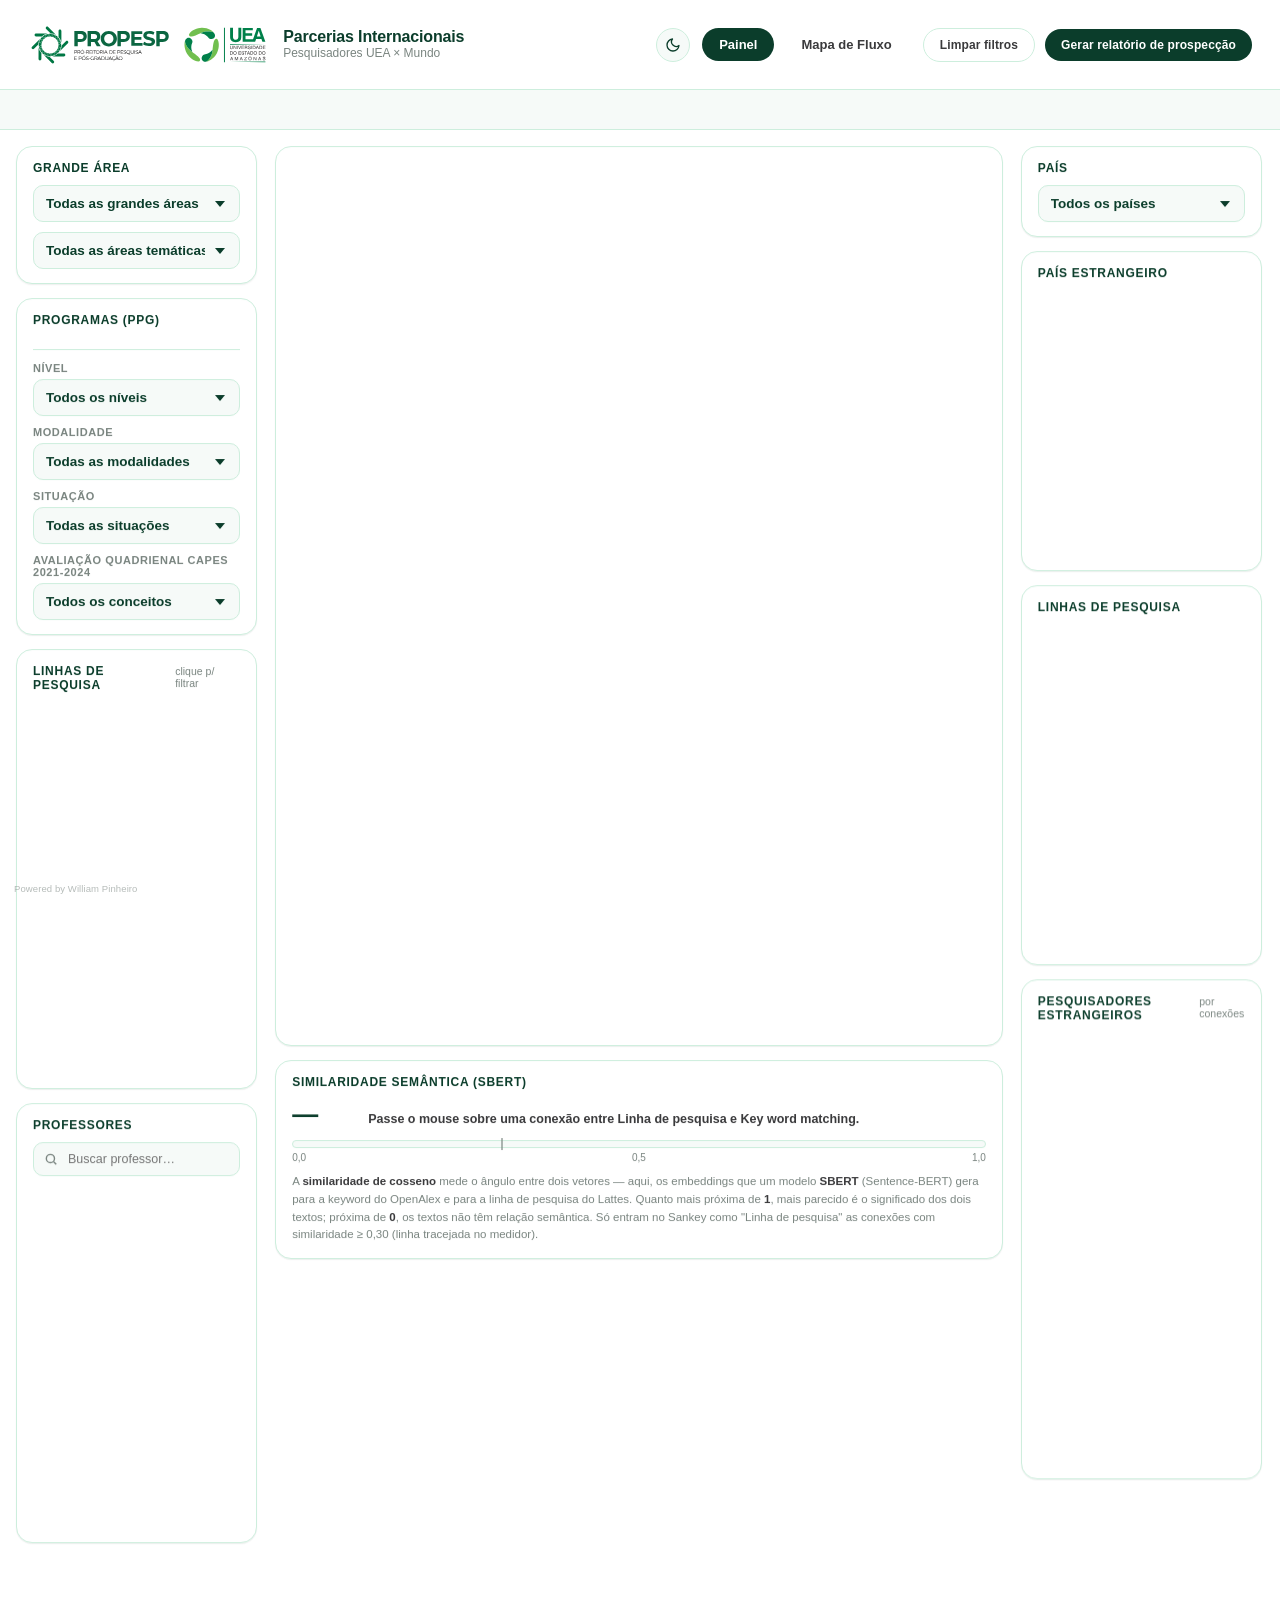
<file: index.html>
<!doctype html>
<html lang="pt-br">
<head>
  <meta charset="utf-8">
  <meta http-equiv="refresh" content="0; url=docs/index.html">
  <title>PROPESP Dashboard</title>
</head>
<body>
  <p>Redirecionando para <a href="docs/index.html">o dashboard</a>...</p>
</body>
</html>
</file>
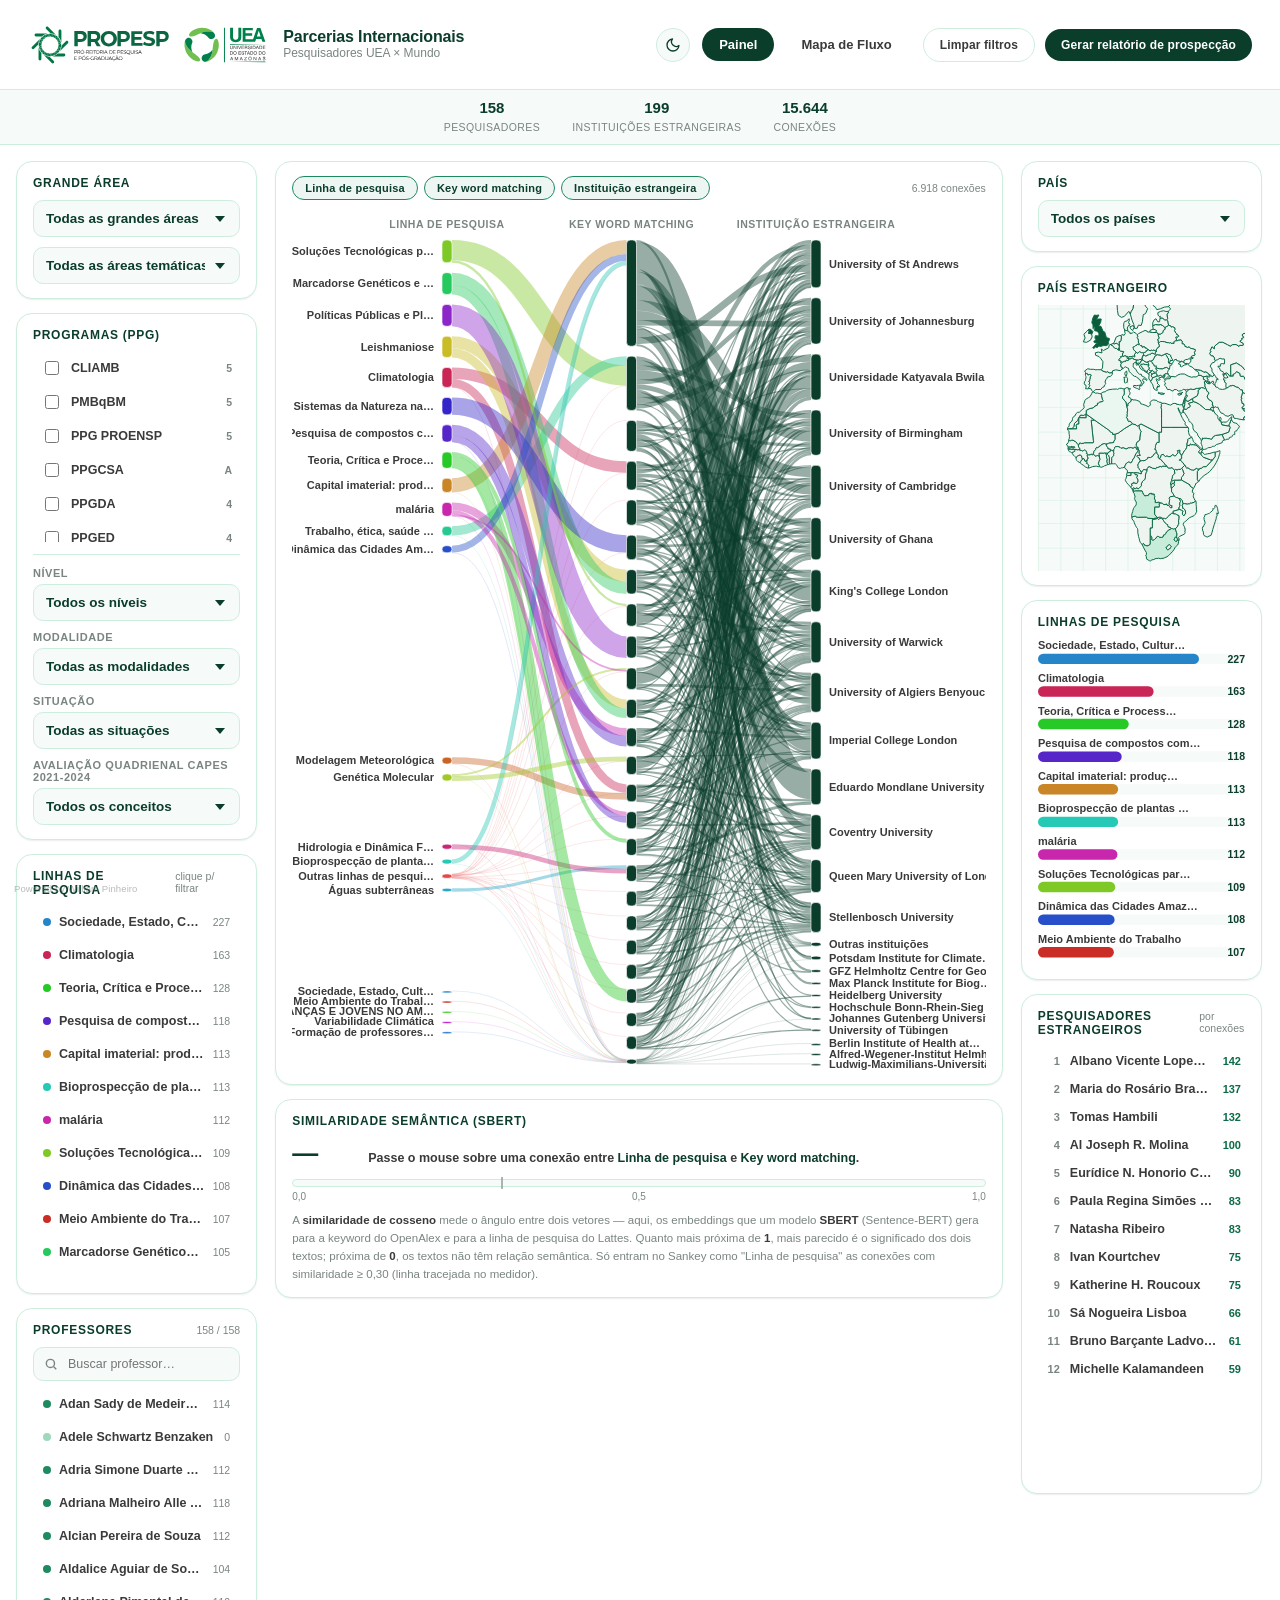
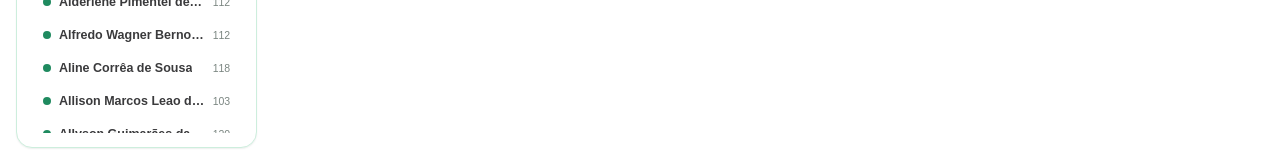
<file: docs/index.html>
<!doctype html>
<html lang="pt-BR">
<head>
<meta charset="utf-8" />
<meta name="viewport" content="width=device-width, initial-scale=1" />
<script>(function(){var t=localStorage.getItem('gerbras-theme');if(t==='dark'||t==='light')document.documentElement.setAttribute('data-theme',t);})();</script>
<title>PROPESP · Parcerias Internacionais UEA</title>
<link rel="stylesheet" href="css/style.css?v=16" />
</head>
<body>

<header class="topbar">
  <div class="topbar__brand">
    <img src="image/propespuea.svg" alt="PROPESP UEA" class="topbar__logo" />
    <div class="topbar__title">
      <strong>Parcerias Internacionais</strong>
      <span>Pesquisadores UEA × Mundo</span>
    </div>
  </div>

  <nav class="topbar__nav">
    <button type="button" id="theme-toggle" class="theme-toggle" aria-label="Alternar tema">
      <svg class="icon-sun" viewBox="0 0 24 24" fill="none" stroke="currentColor" stroke-width="2" stroke-linecap="round"><circle cx="12" cy="12" r="4"/><path d="M12 2v2M12 20v2M4.93 4.93l1.41 1.41M17.66 17.66l1.41 1.41M2 12h2M20 12h2M4.93 19.07l1.41-1.41M17.66 6.34l1.41-1.41"/></svg>
      <svg class="icon-moon" viewBox="0 0 24 24" fill="none" stroke="currentColor" stroke-width="2" stroke-linecap="round" stroke-linejoin="round"><path d="M21 12.79A9 9 0 1111.21 3 7 7 0 0021 12.79z"/></svg>
    </button>
    <a href="index.html" class="topbar__link is-active">Painel</a>
    <a href="flowmap.html" class="topbar__link">Mapa de Fluxo</a>
    <button class="btn btn--ghost" id="btn-clear-filters" style="margin-left:4px;">Limpar filtros</button>
    <button class="btn" id="btn-report">Gerar relatório de prospecção</button>
  </nav>
</header>

<div class="statbar" id="topbar-stats"></div>

<main class="layout">

  <!-- ===================== Coluna 1 — filtros ===================== -->
  <section class="col col--left">

    <div class="panel" data-help="Filtra os pesquisadores da UEA pela grande área e pela área temática (CNPq) cadastradas no Lattes. Escolher uma grande área restringe as opções de área temática logo abaixo.">
      <div class="panel__header"><span class="panel__title">Grande Área</span></div>
      <div class="field">
        <select id="filter-grande-area" class="dropdown">
          <option value="">Todas as grandes áreas</option>
        </select>
      </div>
      <div class="field" style="margin-top:10px;">
        <select id="filter-area" class="dropdown">
          <option value="">Todas as áreas temáticas</option>
        </select>
      </div>
    </div>

    <div class="panel" data-help="Filtra os pesquisadores pelo Programa de Pós-Graduação (PPG) da UEA ao qual estão vinculados. O número à direita de cada item é o conceito CAPES do PPG na Avaliação Quadrienal 2021-2024.">
      <div class="panel__header">
        <span class="panel__title">Programas (PPG)</span>
        <span class="panel__hint" id="ppg-count-hint"></span>
      </div>
      <div class="checklist" id="filter-ppg-list"></div>

      <div class="capes-filters" data-help="Filtra os PPGs (e, por consequência, os pesquisadores) pelos atributos cadastrados na Avaliação Quadrienal CAPES 2021-2024: nível do curso, modalidade, situação e conceito obtido.">
        <div class="field">
          <label>Nível</label>
          <select id="filter-nivel" class="dropdown">
            <option value="">Todos os níveis</option>
          </select>
        </div>
        <div class="field">
          <label>Modalidade</label>
          <select id="filter-modalidade" class="dropdown">
            <option value="">Todas as modalidades</option>
          </select>
        </div>
        <div class="field">
          <label>Situação</label>
          <select id="filter-situacao" class="dropdown">
            <option value="">Todas as situações</option>
          </select>
        </div>
        <div class="field">
          <label>Avaliação quadrienal CAPES 2021-2024</label>
          <select id="filter-conceito" class="dropdown">
            <option value="">Todos os conceitos</option>
          </select>
        </div>
      </div>
    </div>

    <div class="panel panel--grow" style="height:440px;" data-help="Lista as linhas de pesquisa (keywords do Lattes) dos pesquisadores da UEA que atendem aos filtros ativos. Clique numa linha para filtrar o painel só por ela — o número ao lado é quantas conexões internacionais aquela linha tem.">
      <div class="panel__header">
        <span class="panel__title">Linhas de pesquisa</span>
        <span class="panel__hint">clique p/ filtrar</span>
      </div>
      <div class="panel__body">
        <div class="picklist" id="linhas-list"></div>
      </div>
    </div>

    <div class="panel panel--grow" style="height:440px;" data-help="Lista os pesquisadores da UEA que atendem aos filtros ativos. Busque pelo nome ou clique num professor para focar o painel só nas conexões dele.">
      <div class="panel__header">
        <span class="panel__title">Professores</span>
        <span class="panel__hint" id="prof-count-hint"></span>
      </div>
      <div class="panel__body">
        <div class="search-box">
          <svg width="14" height="14" viewBox="0 0 24 24" fill="none" stroke="currentColor" stroke-width="2.4"><circle cx="11" cy="11" r="7"/><path d="M21 21l-4.3-4.3"/></svg>
          <input type="text" id="prof-search" placeholder="Buscar professor…" />
        </div>
        <div class="picklist" id="prof-list"></div>
      </div>
    </div>

  </section>

  <!-- ===================== Coluna 2 — Sankey ===================== -->
  <section class="col col--center">
    <div class="panel panel--grow" data-help="Diagrama de fluxo (Sankey): liga a linha de pesquisa do pesquisador da UEA à keyword do OpenAlex que gerou o match e, desta, à instituição estrangeira onde foi encontrado um pesquisador com pesquisa semelhante. A espessura de cada faixa é proporcional ao número de conexões; passe o mouse sobre uma faixa para ver o valor exato.">
      <div class="panel__header">
        <div class="sankey-toolbar" id="sankey-col-toggles"></div>
        <span class="panel__hint" id="sankey-hint"></span>
      </div>
      <div class="panel__body" id="sankey-chart"></div>
    </div>

    <div class="panel" id="sbert-card" data-help="Mede, de 0 a 1, o quão parecido é o significado entre a keyword do OpenAlex e a linha de pesquisa do Lattes, usando um modelo de linguagem (SBERT). Passe o mouse sobre uma faixa do Sankey acima (entre Linha de pesquisa e Key word matching) para ver o valor de um par específico aqui.">
      <div class="panel__header">
        <span class="panel__title">Similaridade semântica (SBERT)</span>
        <span class="panel__hint" id="sbert-hint"></span>
      </div>
      <div class="sbert-body">
        <div class="sbert-readout">
          <div class="sbert-score" id="sbert-score">—</div>
          <div class="sbert-pair" id="sbert-pair">Passe o mouse sobre uma conexão entre Linha de pesquisa e Key word matching.</div>
        </div>
        <div class="sbert-gauge">
          <div class="sbert-gauge__track">
            <div class="sbert-gauge__fill" id="sbert-fill"></div>
            <div class="sbert-gauge__threshold" title="Limiar mínimo usado no matching (0,30)"></div>
          </div>
          <div class="sbert-gauge__scale"><span>0,0</span><span>0,5</span><span>1,0</span></div>
        </div>
        <p class="sbert-desc">
          A <b>similaridade de cosseno</b> mede o ângulo entre dois vetores — aqui, os
          embeddings que um modelo <b>SBERT</b> (Sentence-BERT) gera para a keyword do
          OpenAlex e para a linha de pesquisa do Lattes. Quanto mais próxima de
          <b>1</b>, mais parecido é o significado dos dois textos; próxima de <b>0</b>,
          os textos não têm relação semântica. Só entram no Sankey como "Linha de
          pesquisa" as conexões com similaridade ≥ 0,30 (linha tracejada no medidor).
        </p>
      </div>
    </div>
  </section>

  <!-- ===================== Coluna 3 — visão geral ===================== -->
  <section class="col col--right">

    <div class="panel" data-help="Filtra as conexões pelo país de destino da instituição estrangeira.">
      <div class="panel__header"><span class="panel__title">País</span></div>
      <div class="field">
        <select id="filter-pais" class="dropdown">
          <option value="">Todos os países</option>
        </select>
      </div>
    </div>

    <div class="panel" style="height:320px; display:flex; flex-direction:column;" data-help="Mapa de calor: quanto mais escura a cor de um país, mais conexões (matches) a UEA tem com instituições localizadas lá, considerando os filtros ativos. Passe o mouse sobre um país para ver o número exato.">
      <div class="panel__header"><span class="panel__title">País estrangeiro</span></div>
      <div class="panel__body" id="map-chart" style="flex:1; min-height:0;"></div>
    </div>

    <div class="panel" style="height:380px; display:flex; flex-direction:column;" data-help="Ranking das linhas de pesquisa mais frequentes entre as conexões filtradas no momento, com a contagem de conexões de cada uma.">
      <div class="panel__header"><span class="panel__title">Linhas de pesquisa</span></div>
      <div class="panel__body" id="bar-chart" style="flex:1; min-height:0;"></div>
    </div>

    <div class="panel panel--grow" style="height:500px;" data-help="Ranking dos pesquisadores estrangeiros com mais conexões (matches) com professores da UEA, considerando os filtros ativos. Clique num nome para abrir o perfil completo daquele pesquisador.">
      <div class="panel__header">
        <span class="panel__title">Pesquisadores estrangeiros</span>
        <span class="panel__hint">por conexões</span>
      </div>
      <div class="panel__body" id="foreign-ranking"></div>
    </div>

  </section>

</main>

<footer class="site-credit">Powered by William Pinheiro</footer>

<script src="lib/d3.v7.min.js"></script>
<script src="lib/d3-sankey.min.js"></script>
<script src="lib/topojson-client.min.js"></script>
<script src="js/common.js?v=16"></script>
<script src="js/charts.js?v=13"></script>
<script src="js/report.js?v=18"></script>
<script src="js/page1.js?v=17"></script>
</body>
</html>
</file>
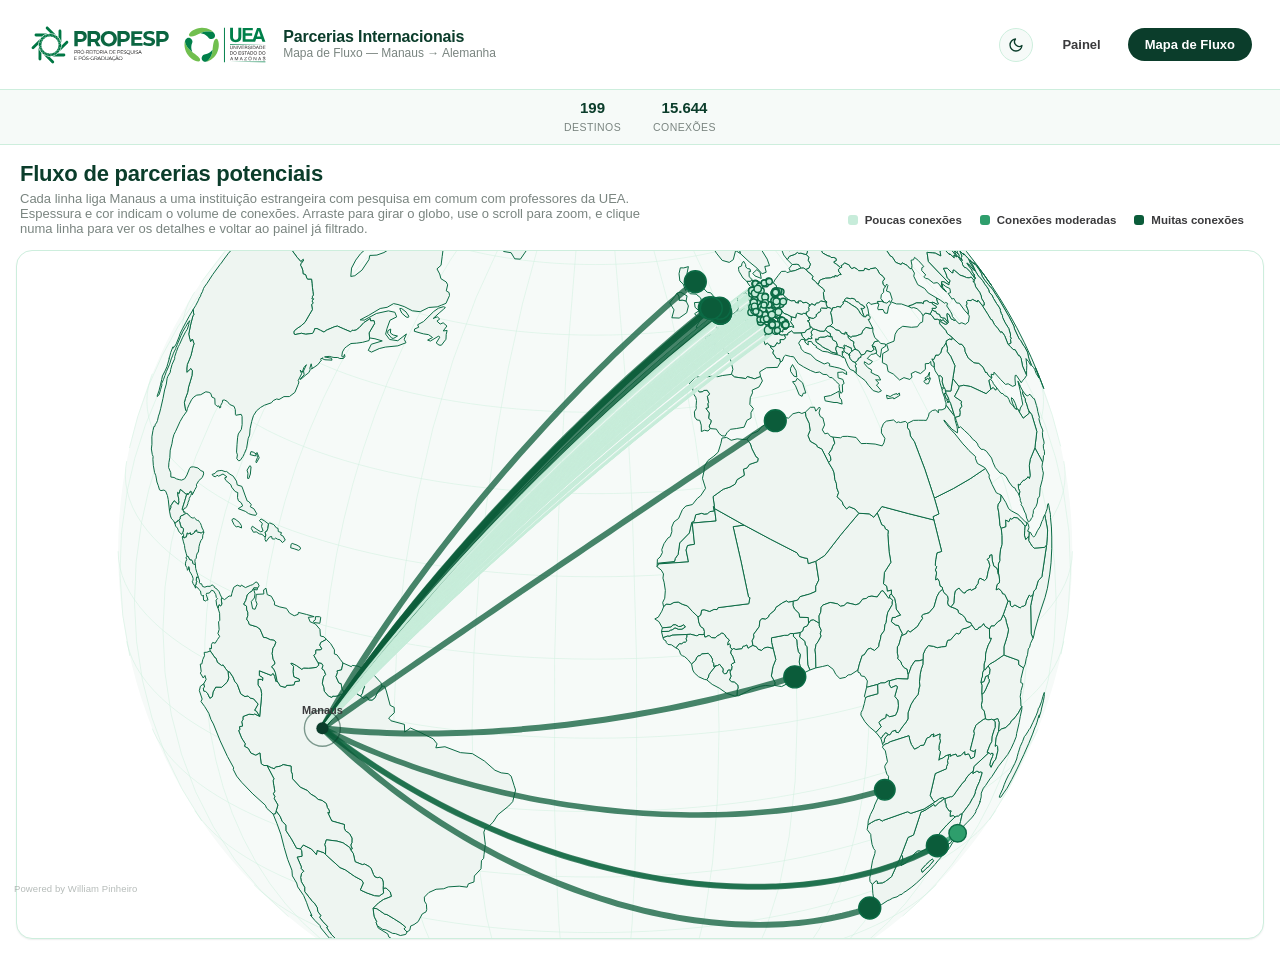
<file: docs/flowmap.html>
<!doctype html>
<html lang="pt-BR">
<head>
<meta charset="utf-8" />
<meta name="viewport" content="width=device-width, initial-scale=1" />
<script>(function(){var t=localStorage.getItem('gerbras-theme');if(t==='dark'||t==='light')document.documentElement.setAttribute('data-theme',t);})();</script>
<title>GERBRAS · Mapa de Fluxo</title>
<link rel="stylesheet" href="css/style.css?v=9" />
</head>
<body>

<header class="topbar">
  <div class="topbar__brand">
    <img src="image/propespuea.svg" alt="PROPESP UEA" class="topbar__logo" />
    <div class="topbar__title">
      <strong>Parcerias Internacionais</strong>
      <span>Mapa de Fluxo — Manaus → Alemanha</span>
    </div>
  </div>

  <nav class="topbar__nav">
    <button type="button" id="theme-toggle" class="theme-toggle" aria-label="Alternar tema">
      <svg class="icon-sun" viewBox="0 0 24 24" fill="none" stroke="currentColor" stroke-width="2" stroke-linecap="round"><circle cx="12" cy="12" r="4"/><path d="M12 2v2M12 20v2M4.93 4.93l1.41 1.41M17.66 17.66l1.41 1.41M2 12h2M20 12h2M4.93 19.07l1.41-1.41M17.66 6.34l1.41-1.41"/></svg>
      <svg class="icon-moon" viewBox="0 0 24 24" fill="none" stroke="currentColor" stroke-width="2" stroke-linecap="round" stroke-linejoin="round"><path d="M21 12.79A9 9 0 1111.21 3 7 7 0 0021 12.79z"/></svg>
    </button>
    <a href="index.html" class="topbar__link">Painel</a>
    <a href="flowmap.html" class="topbar__link is-active">Mapa de Fluxo</a>
  </nav>
</header>

<div class="statbar" id="topbar-stats"></div>

<main class="flow-page">
  <div class="flow-hero">
    <div>
      <h1>Fluxo de parcerias potenciais</h1>
      <p>Cada linha liga Manaus a uma instituição estrangeira com pesquisa em comum com professores da UEA. Espessura e cor indicam o volume de conexões. Arraste para girar o globo, use o scroll para zoom, e clique numa linha para ver os detalhes e voltar ao painel já filtrado.</p>
    </div>
    <div class="flow-legend" id="flow-legend" data-help="Quanto mais escura e grossa a linha do arco, mais conexões (matches) aquele destino tem com a UEA."></div>
  </div>

  <div class="panel panel--flush flow-map-wrap" data-help="Globo 3D: cada arco liga Manaus a uma instituição estrangeira com pesquisa em comum com professores da UEA. Espessura e cor indicam o volume de conexões. Arraste para girar, use o scroll para zoom e clique num arco para ver os detalhes.">
    <div id="flow-chart"></div>
  </div>
</main>

<div class="flow-detail" id="flow-detail">
  <h3 id="fd-title">—</h3>
  <div class="muted" id="fd-sub">—</div>
  <div class="kw-tags" id="fd-keywords"></div>
  <div class="text-xs muted" style="margin-bottom:8px; font-weight:700; text-transform:uppercase; letter-spacing:.05em;">Professores UEA envolvidos</div>
  <div class="picklist" id="fd-professors" style="max-height:150px; margin-bottom:14px;"></div>
  <div class="actions">
    <button class="btn btn--ghost" id="fd-close">Fechar</button>
  </div>
</div>

<footer class="site-credit">Powered by William Pinheiro</footer>

<script src="lib/d3.v7.min.js"></script>
<script src="lib/topojson-client.min.js"></script>
<script src="js/common.js?v=9"></script>
<script src="js/charts.js?v=8"></script>
<script src="js/flowmap.js?v=8"></script>
</body>
</html>
</file>
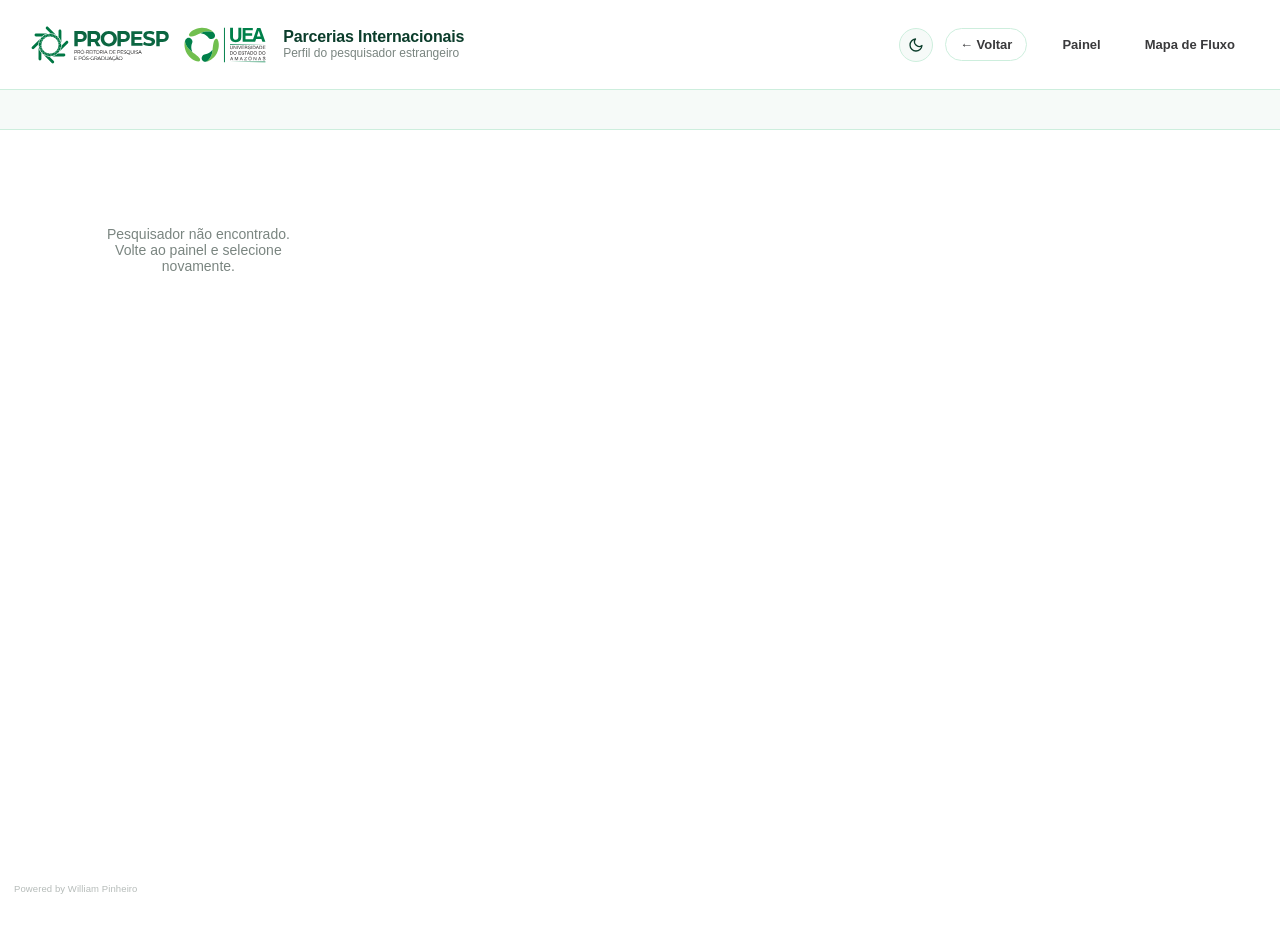
<file: docs/professor.html>
<!doctype html>
<html lang="pt-BR">
<head>
<meta charset="utf-8" />
<meta name="viewport" content="width=device-width, initial-scale=1" />
<script>(function(){var t=localStorage.getItem('gerbras-theme');if(t==='dark'||t==='light')document.documentElement.setAttribute('data-theme',t);})();</script>
<title>GERBRAS · Perfil do Pesquisador</title>
<link rel="stylesheet" href="css/style.css?v=9" />
</head>
<body>

<header class="topbar">
  <div class="topbar__brand">
    <img src="image/propespuea.svg" alt="PROPESP UEA" class="topbar__logo" />
    <div class="topbar__title">
      <strong>Parcerias Internacionais</strong>
      <span>Perfil do pesquisador estrangeiro</span>
    </div>
  </div>

  <nav class="topbar__nav">
    <button type="button" id="theme-toggle" class="theme-toggle" aria-label="Alternar tema">
      <svg class="icon-sun" viewBox="0 0 24 24" fill="none" stroke="currentColor" stroke-width="2" stroke-linecap="round"><circle cx="12" cy="12" r="4"/><path d="M12 2v2M12 20v2M4.93 4.93l1.41 1.41M17.66 17.66l1.41 1.41M2 12h2M20 12h2M4.93 19.07l1.41-1.41M17.66 6.34l1.41-1.41"/></svg>
      <svg class="icon-moon" viewBox="0 0 24 24" fill="none" stroke="currentColor" stroke-width="2" stroke-linecap="round" stroke-linejoin="round"><path d="M21 12.79A9 9 0 1111.21 3 7 7 0 0021 12.79z"/></svg>
    </button>
    <a href="#" class="topbar__back" id="btn-back">← Voltar</a>
    <a href="index.html" class="topbar__link">Painel</a>
    <a href="flowmap.html" class="topbar__link">Mapa de Fluxo</a>
  </nav>
</header>

<div class="statbar" id="topbar-stats"></div>

<main class="layout layout--profile">

  <!-- ===================== Coluna 1 — Pessoal ===================== -->
  <section class="col col--left">

    <div class="panel" data-help="Dados básicos do pesquisador estrangeiro: nome, instituição, país e distintivos que resumem o perfil dele.">
      <div class="profile-head">
        <div class="avatar" id="p-avatar">--</div>
        <div>
          <h1 id="p-nome">—</h1>
          <div class="muted" id="p-sub">—</div>
        </div>
      </div>
      <div class="badge-row" id="p-badges"></div>
    </div>

    <div class="panel" data-help="Informações de contato disponíveis para este pesquisador estrangeiro, quando existentes.">
      <div class="panel__header"><span class="panel__title">Contato</span></div>
      <div id="p-contact"></div>
    </div>

    <div class="panel panel--grow" data-help="Linhas de pesquisa do Lattes dos professores da UEA que geraram este match, cruzadas com as keywords do OpenAlex deste pesquisador estrangeiro.">
      <div class="panel__header">
        <span class="panel__title">Linhas de pesquisa em comum</span>
        <span class="panel__hint" id="p-linhas-hint"></span>
      </div>
      <div class="panel__body">
        <div class="kw-tags" id="p-linhas"></div>
      </div>
    </div>

    <div class="panel panel--grow" data-help="Professores da UEA conectados a este pesquisador estrangeiro. Clique num nome para abrir o painel principal já filtrado por ele.">
      <div class="panel__header">
        <span class="panel__title">Professores UEA conectados</span>
        <span class="panel__hint" id="p-profs-hint"></span>
      </div>
      <div class="panel__body">
        <div class="picklist" id="p-profs"></div>
      </div>
    </div>

  </section>

  <!-- ===================== Coluna 2 — Instituição ===================== -->
  <section class="col col--center">

    <div class="panel" data-help="Instituição estrangeira deste pesquisador, com o total de conexões (matches) e de professores da UEA associados a ela.">
      <div class="panel__header"><span class="panel__title">Instituição</span></div>
      <h1 id="i-nome" style="font-size:20px;">—</h1>
      <div class="muted" id="i-sub" style="margin-top:2px;">—</div>
      <div class="stat-row" style="margin-top:14px;">
        <div class="stat-tile"><b id="i-matches">—</b><small>Conexões</small></div>
        <div class="stat-tile"><b id="i-researchers">—</b><small>Prof. UEA</small></div>
      </div>
    </div>

    <div class="panel panel--grow" style="min-height:220px;" data-help="Localização geográfica da instituição estrangeira, geocodificada a partir do nome/país cadastrado.">
      <div class="panel__header"><span class="panel__title">Localização</span></div>
      <div class="panel__body" id="institution-map"></div>
    </div>

    <div class="panel" data-help="Descrição da instituição obtida automaticamente via API do OpenAlex.">
      <div class="panel__header">
        <span class="panel__title">Sobre a instituição</span>
        <span class="panel__hint">via OpenAlex</span>
      </div>
      <div id="i-details">
        <div class="skeleton" style="width:80%;"></div>
        <div class="skeleton" style="width:60%;"></div>
        <div class="skeleton" style="width:70%;"></div>
      </div>
    </div>

  </section>

  <!-- ===================== Coluna 3 — Publicações ===================== -->
  <section class="col col--right">

    <div class="panel panel--grow" data-help="Amostra de publicações do OpenAlex que geraram o match entre este pesquisador estrangeiro e professores da UEA.">
      <div class="panel__header">
        <span class="panel__title">Publicações</span>
        <span class="panel__hint" id="pub-hint">via OpenAlex</span>
      </div>
      <div class="panel__body" id="pub-list">
        <div class="skeleton" style="width:95%;"></div>
        <div class="skeleton" style="width:70%;"></div>
        <div class="skeleton" style="width:85%; margin-top:16px;"></div>
        <div class="skeleton" style="width:60%;"></div>
      </div>
    </div>

  </section>

</main>

<footer class="site-credit">Powered by William Pinheiro</footer>

<script src="lib/d3.v7.min.js"></script>
<script src="lib/topojson-client.min.js"></script>
<script src="js/common.js?v=9"></script>
<script src="js/charts.js?v=8"></script>
<script src="js/professor.js?v=8"></script>
</body>
</html>
</file>
<file: docs/css/style.css>
/* ==========================================================================
   GERBRAS · Design system — estética clara, bordas finas verdes, motion Apple
   ========================================================================== */

:root {
  color-scheme: light;

  /* superfícies */
  --surface-page: #ffffff;
  --surface-panel: #ffffff;
  --surface-alt: #f6faf8;
  --surface-hover: #eef8f2;

  /* tinta / texto */
  --ink-primary: #0b3d2b;      /* verde escuro — títulos, valores em destaque */
  --ink-secondary: #3a3a3c;    /* cinza escuro — corpo de texto */
  --ink-muted: #7a8580;        /* cinza médio — legendas, eixos, metadados */
  --ink-on-accent: #ffffff;

  /* bordas */
  --border-hairline: #cdeedd;  /* verde claro, fino */
  --border-strong: #9fd9bb;

  /* acento interativo */
  --accent: #1f8a5f;
  --accent-strong: #0b6b45;
  --accent-wash: rgba(31, 138, 95, 0.08);

  /* paleta categórica (linhas de pesquisa) — validada scripts/validate_palette.js */
  --cat-1: #2a78d6; /* azul */
  --cat-2: #eb6834; /* laranja */
  --cat-3: #1baf7a; /* água */
  --cat-4: #eda100; /* amarelo */
  --cat-5: #e87ba4; /* magenta */
  --cat-6: #008300; /* verde */
  --cat-7: #4a3aa7; /* violeta */
  --cat-8: #e34948; /* vermelho — reservado p/ bucket "Outras" */

  /* geometria */
  --radius-sm: 10px;
  --radius-md: 16px;
  --radius-lg: 22px;
  --radius-pill: 999px;

  /* sombra sutil */
  --shadow-sm: 0 1px 2px rgba(11, 61, 43, 0.05), 0 1px 1px rgba(11, 61, 43, 0.03);
  --shadow-md: 0 8px 24px rgba(11, 61, 43, 0.08);
  --shadow-lift: 0 12px 32px rgba(11, 61, 43, 0.14);

  /* motion — curva estilo Apple */
  --ease: cubic-bezier(0.32, 0.72, 0, 1);
  --dur-fast: 160ms;
  --dur-mid: 280ms;
  --dur-slow: 480ms;

  --font: -apple-system, BlinkMacSystemFont, "SF Pro Display", "SF Pro Text",
    "Segoe UI", "Helvetica Neue", Arial, sans-serif;

  --topbar-h: 10vh;

  /* mapas/gráficos — cromo neutro (lido pelo JS via getComputedStyle) */
  --chart-map-fill: #eef5f1;
  --chart-map-border: #0b6b45; /* alto contraste c/ o fill p/ projeção (datashow) */
  --chart-node-neutral: #0b3d2b;
  --chart-seq-1: #eaf7f0; --chart-seq-2: #c7ecda; --chart-seq-3: #96dab9;
  --chart-seq-4: #5fc192; --chart-seq-5: #2e9e6c; --chart-seq-6: #0f7a4d; --chart-seq-7: #0b5c3a;

  --topbar-bg: rgba(255, 255, 255, 0.9);
}

/* ---------- tema escuro: alta legibilidade, mesmos tokens ---------- */
@media (prefers-color-scheme: dark) {
  :root:not([data-theme="light"]) {
    color-scheme: dark;
    --surface-page: #0a100c;
    --surface-panel: #101712;
    --surface-alt: #171f1a;
    --surface-hover: #1e2921;

    --ink-primary: #7fe8ab;
    --ink-secondary: #e7ebe8;
    --ink-muted: #93a196;
    --ink-on-accent: #06120a;

    --border-hairline: #24352b;
    --border-strong: #3a5a45;

    --accent: #34d399;
    --accent-strong: #6ee7b8;
    --accent-wash: rgba(52, 211, 153, 0.16);

    --cat-1: #3987e5; --cat-2: #d95926; --cat-3: #199e70; --cat-4: #c98500;
    --cat-5: #d55181; --cat-6: #14a814; --cat-7: #9085e9; --cat-8: #e66767;

    --shadow-sm: 0 1px 2px rgba(0, 0, 0, 0.5), 0 1px 1px rgba(0, 0, 0, 0.35);
    --shadow-md: 0 8px 24px rgba(0, 0, 0, 0.55);
    --shadow-lift: 0 12px 36px rgba(0, 0, 0, 0.65);

    --chart-map-fill: #1c2620;
    --chart-map-border: #6ee7b8; /* alto contraste c/ o fill p/ projeção (datashow) */
    --chart-node-neutral: #e7ebe8;
    --chart-seq-1: #142a20; --chart-seq-2: #164028; --chart-seq-3: #185c34;
    --chart-seq-4: #1c7d40; --chart-seq-5: #26a352; --chart-seq-6: #4bc873; --chart-seq-7: #8de6a5;

    --topbar-bg: rgba(10, 16, 12, 0.86);
  }
}
:root[data-theme="dark"] {
  color-scheme: dark;
  --surface-page: #0a100c;
  --surface-panel: #101712;
  --surface-alt: #171f1a;
  --surface-hover: #1e2921;

  --ink-primary: #7fe8ab;
  --ink-secondary: #e7ebe8;
  --ink-muted: #93a196;
  --ink-on-accent: #06120a;

  --border-hairline: #24352b;
  --border-strong: #3a5a45;

  --accent: #34d399;
  --accent-strong: #6ee7b8;
  --accent-wash: rgba(52, 211, 153, 0.16);

  --cat-1: #3987e5; --cat-2: #d95926; --cat-3: #199e70; --cat-4: #c98500;
  --cat-5: #d55181; --cat-6: #14a814; --cat-7: #9085e9; --cat-8: #e66767;

  --shadow-sm: 0 1px 2px rgba(0, 0, 0, 0.5), 0 1px 1px rgba(0, 0, 0, 0.35);
  --shadow-md: 0 8px 24px rgba(0, 0, 0, 0.55);
  --shadow-lift: 0 12px 36px rgba(0, 0, 0, 0.65);

  --chart-map-fill: #1c2620;
  --chart-map-border: #6ee7b8; /* alto contraste c/ o fill p/ projeção (datashow) */
  --chart-node-neutral: #e7ebe8;
  --chart-seq-1: #142a20; --chart-seq-2: #164028; --chart-seq-3: #185c34;
  --chart-seq-4: #1c7d40; --chart-seq-5: #26a352; --chart-seq-6: #4bc873; --chart-seq-7: #8de6a5;

  --topbar-bg: rgba(10, 16, 12, 0.86);
}

* { box-sizing: border-box; }

html, body {
  margin: 0;
  padding: 0;
  min-height: 100%;
  background: var(--surface-page);
  color: var(--ink-secondary);
  font-family: var(--font);
  -webkit-font-smoothing: antialiased;
  overflow-y: auto;
  overflow-x: hidden;
}

::selection { background: var(--accent-wash); color: var(--ink-primary); }

/* ---------- scrollbars finas, discretas ---------- */
* { scrollbar-width: thin; scrollbar-color: var(--border-strong) transparent; }
*::-webkit-scrollbar { width: 6px; height: 6px; }
*::-webkit-scrollbar-thumb { background: var(--border-strong); border-radius: var(--radius-pill); }
*::-webkit-scrollbar-track { background: transparent; }

/* ==========================================================================
   Barra superior
   ========================================================================== */
.topbar {
  height: var(--topbar-h);
  min-height: 56px;
  display: flex;
  align-items: center;
  justify-content: space-between;
  padding: 0 28px;
  background: var(--topbar-bg);
  backdrop-filter: saturate(180%) blur(14px);
  border-bottom: 1px solid var(--border-hairline);
  position: relative;
  z-index: 20;
}

.topbar__brand { display: flex; align-items: center; gap: 14px; }
.topbar__logo { height: calc(var(--topbar-h) * 0.6); max-height: 44px; width: auto; display: block; }
.topbar__title { display: flex; flex-direction: column; line-height: 1.15; }
.topbar__title strong { color: var(--ink-primary); font-size: 16px; font-weight: 700; letter-spacing: -0.01em; }
.topbar__title span { color: var(--ink-muted); font-size: 12px; font-weight: 500; }

.site-credit {
  position: fixed; left: 14px; bottom: 6px; z-index: 5;
  font-size: 9.5px; font-weight: 500; color: var(--ink-muted);
  opacity: 0.55; letter-spacing: 0.01em; pointer-events: none;
}

.topbar__nav { display: flex; align-items: center; gap: 10px; }
.topbar__link {
  font-size: 13px; font-weight: 600; color: var(--ink-secondary);
  text-decoration: none; padding: 8px 16px; border-radius: var(--radius-pill);
  border: 1px solid transparent; transition: all var(--dur-fast) var(--ease);
}
.topbar__link:hover { background: var(--surface-hover); border-color: var(--border-hairline); }
.topbar__link.is-active { background: var(--ink-primary); color: var(--ink-on-accent); }

/* segunda barra, logo abaixo do topbar — só os cards de estatística
   (Pesquisadores / Instituições estrangeiras / Conexões etc.) */
.statbar {
  display: flex; align-items: center; justify-content: center; gap: 32px;
  min-height: 40px;
  padding: 10px 28px;
  background: var(--surface-alt);
  border-bottom: 1px solid var(--border-hairline);
  position: relative; z-index: 19;
}
.topbar__stat { text-align: center; line-height: 1.1; }
.topbar__stat b { display: block; font-size: 15px; color: var(--ink-primary); font-variant-numeric: tabular-nums; }
.topbar__stat small { font-size: 10.5px; color: var(--ink-muted); text-transform: uppercase; letter-spacing: 0.04em; }

.theme-toggle {
  display: flex; align-items: center; justify-content: center;
  width: 34px; height: 34px; flex: none; margin-right: 2px;
  border-radius: 50%; border: 1px solid var(--border-hairline);
  background: var(--surface-alt); color: var(--ink-primary);
  cursor: pointer; transition: all var(--dur-fast) var(--ease);
}
.theme-toggle:hover { background: var(--surface-hover); border-color: var(--border-strong); transform: translateY(-1px); }
.theme-toggle svg { width: 16px; height: 16px; }
/* o JS sempre define data-theme explicitamente em <html>, então só
   precisamos alternar os ícones por esse atributo */
.theme-toggle .icon-sun { display: none; }
.theme-toggle .icon-moon { display: block; }
:root[data-theme="dark"] .theme-toggle .icon-sun { display: block; }
:root[data-theme="dark"] .theme-toggle .icon-moon { display: none; }

/* ==========================================================================
   Layout de colunas — página 1
   ========================================================================== */
.layout {
  min-height: calc(100vh - var(--topbar-h));
  display: grid;
  grid-template-columns: 20fr 60fr 20fr;
  gap: 16px;
  padding: 16px;
  align-items: start;
}

/* a página inteira rola (não cada coluna isolada) — os painéis têm altura
   fixa (ver #sankey-chart, .chart-fixed etc.) para não ficar espremendo o
   gráfico conforme o tamanho da tela; o que sobra vira scroll da página. */
.col { min-width: 0; display: flex; flex-direction: column; gap: 14px; overflow: visible; padding-right: 2px; }
.col--center { overflow: visible; }

/* ==========================================================================
   Cartões / painéis
   ========================================================================== */
.panel {
  background: var(--surface-panel);
  border: 1px solid var(--border-hairline);
  border-radius: var(--radius-md);
  box-shadow: var(--shadow-sm);
  padding: 14px 16px;
  transition: box-shadow var(--dur-mid) var(--ease), transform var(--dur-mid) var(--ease), border-color var(--dur-mid) var(--ease);
}
.panel:hover { box-shadow: var(--shadow-md); border-color: var(--border-strong); }

.panel--flush { padding: 0; overflow: hidden; }
.panel--grow { flex: 1 1 auto; min-height: 0; display: flex; flex-direction: column; }

.panel__header {
  display: flex; align-items: baseline; justify-content: space-between;
  margin-bottom: 10px;
}
.panel__title {
  font-size: 12px; font-weight: 700; color: var(--ink-primary);
  text-transform: uppercase; letter-spacing: 0.06em;
}
.panel__hint { font-size: 10.5px; color: var(--ink-muted); }
.panel__body {
  flex: 1 1 auto; min-height: 0; overflow-y: auto; overflow-x: hidden;
  display: flex; flex-direction: column;
}

/* ==========================================================================
   Filtros
   ========================================================================== */
.field { display: flex; flex-direction: column; gap: 6px; }
.field label {
  font-size: 11px; font-weight: 700; color: var(--ink-muted);
  text-transform: uppercase; letter-spacing: 0.05em;
}

select.dropdown {
  appearance: none; -webkit-appearance: none;
  width: 100%; padding: 10px 34px 10px 12px;
  font-family: var(--font); font-size: 13.5px; font-weight: 600; color: var(--ink-primary);
  background: var(--surface-alt) url('data:image/svg+xml;utf8,<svg xmlns="http://www.w3.org/2000/svg" width="10" height="6"><path d="M0 0l5 6 5-6z" fill="%230b3d2b"/></svg>') no-repeat right 14px center;
  border: 1px solid var(--border-hairline); border-radius: var(--radius-sm);
  cursor: pointer; transition: all var(--dur-fast) var(--ease);
}
select.dropdown:hover { border-color: var(--border-strong); background-color: var(--surface-hover); }
select.dropdown:focus { outline: none; border-color: var(--accent); box-shadow: 0 0 0 3px var(--accent-wash); }

.checklist { display: flex; flex-direction: column; gap: 2px; max-height: 190px; overflow-y: auto; }
.checkrow {
  display: flex; align-items: center; gap: 9px; padding: 6px 8px;
  border-radius: var(--radius-sm); cursor: pointer; user-select: none;
  transition: background var(--dur-fast) var(--ease);
}
.checkrow:hover { background: var(--surface-hover); }
.checkrow input { accent-color: var(--accent); width: 14px; height: 14px; cursor: pointer; flex: none; }
.checkrow span { font-size: 12.5px; font-weight: 600; color: var(--ink-secondary); overflow: hidden; text-overflow: ellipsis; white-space: nowrap; min-width: 0; }
.checkrow small { margin-left: auto; font-size: 10.5px; color: var(--ink-muted); font-variant-numeric: tabular-nums; flex: none; }
.checkrow--dim { opacity: 0.42; }

/* conceito CAPES, à direita do nome do PPG na checklist — mesmo padrão dos
   demais números à direita nas listas (.checkrow small), sem círculo/pill */
.ppg-grade { font-weight: 800; color: var(--ink-primary); }
.ppg-grade--pending { color: var(--ink-muted); font-weight: 700; }

/* filtros da Avaliação Quadrienal CAPES, abaixo da checklist de PPGs */
.capes-filters {
  display: flex; flex-direction: column; gap: 10px;
  margin-top: 12px; padding-top: 12px; border-top: 1px solid var(--border-hairline);
}
.capes-filters .field { gap: 5px; }

/* listas selecionáveis (linhas de pesquisa / professores) */
.picklist { display: flex; flex-direction: column; gap: 3px; flex: 1 1 auto; min-height: 0; overflow-y: auto; }
.pickrow {
  display: flex; align-items: center; gap: 8px; padding: 7px 9px;
  border-radius: var(--radius-sm); cursor: pointer; border: 1px solid transparent;
  transition: all var(--dur-fast) var(--ease);
}
.pickrow:hover { background: var(--surface-hover); }
.pickrow.is-active { background: var(--accent-wash); border-color: var(--border-strong); }
.pickrow .dot { width: 8px; height: 8px; border-radius: 50%; flex: none; background: var(--border-strong); }
.pickrow .label { font-size: 12.5px; font-weight: 600; color: var(--ink-secondary); overflow: hidden; text-overflow: ellipsis; white-space: nowrap; }
.pickrow.is-active .label { color: var(--ink-primary); }
.pickrow .count { margin-left: auto; font-size: 10.5px; color: var(--ink-muted); font-variant-numeric: tabular-nums; }

.rank { display: flex; align-items: center; gap: 10px; padding: 7px 4px; border-radius: var(--radius-sm); transition: background var(--dur-fast) var(--ease); cursor: pointer; }
.rank:hover { background: var(--surface-hover); }
.rank__pos { width: 18px; font-size: 11px; font-weight: 800; color: var(--ink-muted); text-align: right; }
.rank__name { flex: 1; font-size: 12.5px; font-weight: 600; color: var(--ink-secondary); overflow: hidden; text-overflow: ellipsis; white-space: nowrap; }
.rank__val { font-size: 11px; font-weight: 700; color: var(--accent-strong); font-variant-numeric: tabular-nums; }

.search-box {
  display: flex; align-items: center; gap: 8px; flex: none;
  background: var(--surface-alt); border: 1px solid var(--border-hairline);
  border-radius: var(--radius-sm); padding: 8px 10px; margin-bottom: 8px;
  transition: all var(--dur-fast) var(--ease);
}
.search-box:focus-within { border-color: var(--accent); box-shadow: 0 0 0 3px var(--accent-wash); }
.search-box input { border: none; outline: none; background: transparent; font-family: var(--font); font-size: 12.5px; color: var(--ink-primary); width: 100%; }
.search-box svg { flex: none; color: var(--ink-muted); }

/* botão limpar filtros */
.btn {
  font-family: var(--font); font-size: 12px; font-weight: 700; letter-spacing: 0.01em;
  color: var(--ink-on-accent); background: var(--ink-primary);
  border: none; border-radius: var(--radius-pill); padding: 9px 16px;
  cursor: pointer; transition: all var(--dur-fast) var(--ease);
}
.btn:hover { background: var(--accent-strong); transform: translateY(-1px); box-shadow: var(--shadow-md); }
.btn:active { transform: translateY(0); }
.btn--ghost { background: transparent; color: var(--ink-secondary); border: 1px solid var(--border-hairline); }
.btn--ghost:hover { background: var(--surface-hover); color: var(--ink-primary); border-color: var(--border-strong); box-shadow: none; }

/* ==========================================================================
   Tipografia utilitária
   ========================================================================== */
h1, h2, h3 { color: var(--ink-primary); margin: 0; font-weight: 700; letter-spacing: -0.01em; }
.text-xs { font-size: 10.5px; }
.text-sm { font-size: 12.5px; }
.text-md { font-size: 14px; }
.text-lg { font-size: 18px; }
.text-xl { font-size: 26px; }
.muted { color: var(--ink-muted); }
.strong { color: var(--ink-primary); font-weight: 700; }

.empty-hint { font-size: 12px; color: var(--ink-muted); padding: 14px 4px; text-align: center; }

/* ==========================================================================
   Tooltip global (usado pelos gráficos D3)
   ========================================================================== */
.viz-tooltip {
  position: fixed; pointer-events: none; z-index: 999;
  background: var(--ink-primary); color: #fff;
  font-family: var(--font); font-size: 12px; font-weight: 500;
  padding: 8px 11px; border-radius: 10px; box-shadow: var(--shadow-lift);
  opacity: 0; transform: translate(-50%, calc(-100% - 10px)) scale(0.96);
  transition: opacity var(--dur-fast) var(--ease), transform var(--dur-fast) var(--ease);
  max-width: 240px; line-height: 1.4;
}
.viz-tooltip.is-visible { opacity: 1; transform: translate(-50%, calc(-100% - 14px)) scale(1); }
.viz-tooltip b { color: #bdf0d6; }

/* ==========================================================================
   Tooltip de ajuda (hover parado por 3s sobre um card/gráfico — ver
   initHelpTooltips em common.js). Visual deliberadamente diferente do
   .viz-tooltip acima (borda de destaque à esquerda, fundo claro) pra não
   ser confundido com o tooltip de dados dos gráficos.
   ========================================================================== */
.help-tooltip {
  position: fixed; pointer-events: none; z-index: 1000;
  max-width: 260px;
  background: var(--surface-panel); color: var(--ink-secondary);
  border: 1px solid var(--border-strong); border-left: 3px solid var(--accent);
  border-radius: var(--radius-sm); box-shadow: var(--shadow-lift);
  padding: 10px 13px;
  font-family: var(--font); font-size: 12px; font-weight: 500; line-height: 1.45;
  opacity: 0; transform: translateY(4px) scale(0.98);
  transition: opacity var(--dur-fast) var(--ease), transform var(--dur-fast) var(--ease);
}
.help-tooltip.is-visible { opacity: 1; transform: translateY(0) scale(1); }

/* ==========================================================================
   Sankey
   ========================================================================== */
/* altura fixa e generosa — não encolhe conforme o tamanho da tela; o que
   não couber vira scroll da página (ver .layout/.col acima) */
#sankey-chart { width: 100%; height: 860px; }
.sankey-node rect { stroke: rgba(255,255,255,0.6); stroke-width: 1px; rx: 4px; transition: opacity var(--dur-fast) var(--ease); }
.sankey-node text { font-family: var(--font); font-size: 11px; font-weight: 600; fill: var(--ink-secondary); }
.sankey-node.is-dim rect { opacity: 0.15; }
.sankey-node.is-dim text { opacity: 0.25; }
.sankey-node.is-selected rect { stroke: var(--ink-primary); stroke-width: 2.5px; }
.sankey-node.is-selected text { font-weight: 800; fill: var(--ink-primary); }
.sankey-link { fill: none; transition: opacity var(--dur-fast) var(--ease), stroke-width var(--dur-fast) var(--ease); cursor: pointer; }
.sankey-link.is-dim { opacity: 0.06; }
.sankey-link:hover { opacity: 0.95 !important; }
.sankey-col-title {
  font-family: var(--font); font-size: 10.5px; font-weight: 700; letter-spacing: 0.05em;
  text-transform: uppercase; fill: var(--ink-muted);
}

/* botões de ativar/desativar cada coluna do Sankey */
.sankey-toolbar { display: flex; align-items: center; gap: 6px; flex-wrap: wrap; }
.col-toggle {
  font-family: var(--font); font-size: 11px; font-weight: 700; letter-spacing: 0.02em;
  color: var(--ink-secondary); background: var(--surface-alt);
  border: 1px solid var(--border-hairline); border-radius: var(--radius-pill);
  padding: 5px 12px; cursor: pointer; transition: all var(--dur-fast) var(--ease);
}
.col-toggle:hover { border-color: var(--border-strong); color: var(--ink-primary); }
.col-toggle.is-active { background: var(--accent-wash); border-color: var(--accent); color: var(--ink-primary); }
.col-toggle.is-off { opacity: 0.55; text-decoration: line-through; }

/* card dinâmico de similaridade de cosseno (SBERT), abaixo do Sankey */
#sbert-card { flex: none; }
.sbert-body { display: flex; flex-direction: column; gap: 10px; }
.sbert-readout { display: flex; align-items: baseline; gap: 12px; }
.sbert-score {
  font-size: 26px; font-weight: 800; color: var(--ink-primary);
  font-variant-numeric: tabular-nums; min-width: 64px;
  transition: color var(--dur-fast) var(--ease);
}
.sbert-pair { font-size: 12.5px; font-weight: 600; color: var(--ink-secondary); line-height: 1.4; }
.sbert-pair b { color: var(--ink-primary); }
.sbert-gauge__track {
  position: relative; height: 8px; border-radius: var(--radius-pill);
  background: var(--surface-alt); border: 1px solid var(--border-hairline); overflow: visible;
}
.sbert-gauge__fill {
  height: 100%; width: 0%; border-radius: var(--radius-pill);
  background: var(--accent-strong); transition: width var(--dur-mid) var(--ease);
}
.sbert-gauge__threshold {
  position: absolute; top: -3px; bottom: -3px; left: 30%;
  width: 2px; background: var(--ink-muted); opacity: 0.6;
}
.sbert-gauge__scale {
  display: flex; justify-content: space-between; margin-top: 4px;
  font-size: 10px; color: var(--ink-muted); font-variant-numeric: tabular-nums;
}
.sbert-desc { font-size: 11.5px; line-height: 1.55; color: var(--ink-muted); margin: 0; }
.sbert-desc b { color: var(--ink-secondary); }

/* ==========================================================================
   Word cloud / mapa / barras
   ========================================================================== */
#map-chart, #bar-chart { width: 100%; height: 100%; }

.map-country { transition: fill var(--dur-mid) var(--ease); cursor: pointer; }
.map-sphere { fill: var(--surface-alt); }
.map-graticule { fill: none; stroke: var(--border-hairline); stroke-width: 0.5px; }
.map-pin { transition: r var(--dur-fast) var(--ease); cursor: pointer; }

.bar-track rect.bg { fill: var(--surface-alt); }
.bar-track rect.fg { transition: width var(--dur-mid) var(--ease); cursor: pointer; }
.bar-label { font-family: var(--font); font-size: 11px; font-weight: 600; fill: var(--ink-secondary); }
.bar-value { font-family: var(--font); font-size: 10.5px; font-weight: 700; fill: var(--ink-primary); font-variant-numeric: tabular-nums; }

/* ==========================================================================
   Página 2 — Flow map
   ========================================================================== */
.flow-page { height: calc(100vh - var(--topbar-h)); padding: 16px; display: flex; flex-direction: column; gap: 14px; }
.flow-hero { display: flex; align-items: flex-end; justify-content: space-between; padding: 0 4px; }
.flow-hero h1 { font-size: 22px; }
.flow-hero p { margin: 4px 0 0; font-size: 13px; color: var(--ink-muted); max-width: 640px; }
.flow-map-wrap { flex: 1 1 auto; min-height: 0; }
#flow-chart { width: 100%; height: 100%; }

.flow-globe { cursor: grab; touch-action: none; }
.flow-globe.is-grabbing { cursor: grabbing; }

.flow-arc { fill: none; cursor: pointer; transition: opacity var(--dur-fast) var(--ease), stroke-width var(--dur-fast) var(--ease); }
.flow-arc.is-dim { opacity: 0.08; }
.flow-dot-origin { fill: var(--ink-primary); }
.flow-dot-dest { cursor: pointer; transition: r var(--dur-fast) var(--ease); }

.flow-legend { display: flex; align-items: center; gap: 18px; padding: 10px 16px; }
.flow-legend__item { display: flex; align-items: center; gap: 7px; font-size: 11.5px; color: var(--ink-secondary); font-weight: 600; }
.flow-legend__swatch { width: 10px; height: 10px; border-radius: 3px; }

/* painel flutuante de detalhes ao clicar um fluxo */
.flow-detail {
  position: fixed; right: 24px; bottom: 24px; width: 320px;
  background: var(--surface-panel); border: 1px solid var(--border-hairline);
  border-radius: var(--radius-lg); box-shadow: var(--shadow-lift);
  padding: 18px; z-index: 30;
  opacity: 0; transform: translateY(16px) scale(0.98); pointer-events: none;
  transition: opacity var(--dur-mid) var(--ease), transform var(--dur-mid) var(--ease);
}
.flow-detail.is-visible { opacity: 1; transform: translateY(0) scale(1); pointer-events: auto; }
.flow-detail h3 { font-size: 15px; margin-bottom: 4px; }
.flow-detail .muted { font-size: 12px; }
.flow-detail .actions { display: flex; gap: 8px; }
.flow-detail .actions .btn { flex: 1; text-align: center; }

.kw-tags { display: flex; flex-wrap: wrap; gap: 6px; }
.kw-tag {
  font-size: 10.5px; font-weight: 700; color: var(--accent-strong);
  background: var(--accent-wash); border-radius: var(--radius-pill); padding: 4px 10px;
}

/* ==========================================================================
   Motion de entrada
   ========================================================================== */
@keyframes rise-in {
  from { opacity: 0; transform: translateY(10px); }
  to { opacity: 1; transform: translateY(0); }
}
.panel, .topbar, .statbar { animation: rise-in var(--dur-slow) var(--ease) both; }
.col:nth-child(1) .panel:nth-child(1) { animation-delay: 20ms; }
.col:nth-child(1) .panel:nth-child(2) { animation-delay: 60ms; }
.col:nth-child(1) .panel:nth-child(3) { animation-delay: 100ms; }
.col:nth-child(1) .panel:nth-child(4) { animation-delay: 140ms; }
.col:nth-child(2) .panel { animation-delay: 80ms; }
.col:nth-child(3) .panel:nth-child(1) { animation-delay: 100ms; }
.col:nth-child(3) .panel:nth-child(2) { animation-delay: 140ms; }
.col:nth-child(3) .panel:nth-child(3) { animation-delay: 180ms; }
.col:nth-child(3) .panel:nth-child(4) { animation-delay: 220ms; }

/* responsivo simples para telas menores: empilha as 3 colunas em 1 */
@media (max-width: 980px) {
  .layout { grid-template-columns: 1fr; }
}

/* ==========================================================================
   Página 3 — Perfil do pesquisador estrangeiro
   ========================================================================== */
.layout--profile { grid-template-columns: 30fr 40fr 30fr; }

.topbar__back {
  display: flex; align-items: center; gap: 6px;
  font-size: 13px; font-weight: 700; color: var(--ink-secondary);
  text-decoration: none; padding: 8px 14px; border-radius: var(--radius-pill);
  border: 1px solid var(--border-hairline); margin-right: 8px;
  transition: all var(--dur-fast) var(--ease);
}
.topbar__back:hover { background: var(--surface-hover); border-color: var(--border-strong); color: var(--ink-primary); }

.avatar {
  width: 64px; height: 64px; border-radius: 50%;
  display: flex; align-items: center; justify-content: center;
  font-size: 22px; font-weight: 800; color: #fff;
  flex: none;
}

.profile-head { display: flex; align-items: center; gap: 16px; }
.profile-head h1 { font-size: 19px; line-height: 1.25; }
.profile-head .muted { font-size: 12.5px; margin-top: 3px; }

.badge-row { display: flex; flex-wrap: wrap; gap: 7px; margin-top: 12px; }
.badge {
  display: inline-flex; align-items: center; gap: 5px;
  font-size: 11px; font-weight: 700; color: var(--ink-secondary);
  background: var(--surface-alt); border: 1px solid var(--border-hairline);
  border-radius: var(--radius-pill); padding: 5px 11px;
}
.badge a { color: inherit; text-decoration: none; }
.badge--link { color: var(--accent-strong); border-color: var(--border-strong); cursor: pointer; }
.badge--link:hover { background: var(--accent-wash); }

.stat-row { display: flex; gap: 10px; }
.stat-tile {
  flex: 1; background: var(--surface-alt); border: 1px solid var(--border-hairline);
  border-radius: var(--radius-sm); padding: 10px 12px; text-align: center;
}
.stat-tile b { display: block; font-size: 20px; color: var(--ink-primary); font-variant-numeric: tabular-nums; }
.stat-tile small { font-size: 10px; color: var(--ink-muted); text-transform: uppercase; letter-spacing: 0.04em; }

.info-row { display: flex; justify-content: space-between; gap: 10px; padding: 7px 0; border-bottom: 1px solid var(--border-hairline); font-size: 12.5px; }
.info-row:last-child { border-bottom: none; }
.info-row span:first-child { color: var(--ink-muted); font-weight: 600; }
.info-row span:last-child { color: var(--ink-secondary); font-weight: 600; text-align: right; max-width: 60%; }
.info-row a { color: var(--accent-strong); text-decoration: none; }
.info-row a:hover { text-decoration: underline; }

#institution-map { width: 100%; height: 100%; min-height: 140px; }

.pub-card {
  padding: 12px 4px; border-bottom: 1px solid var(--border-hairline);
  transition: background var(--dur-fast) var(--ease);
}
.pub-card:last-child { border-bottom: none; }
.pub-card:hover { background: var(--surface-hover); }
.pub-card__title { font-size: 12.5px; font-weight: 700; color: var(--ink-primary); line-height: 1.4; }
.pub-card__meta { font-size: 11px; color: var(--ink-muted); margin-top: 4px; display: flex; gap: 8px; flex-wrap: wrap; }
.pub-card__meta a { color: var(--accent-strong); text-decoration: none; font-weight: 700; }
.pub-card__meta a:hover { text-decoration: underline; }

.skeleton {
  background: linear-gradient(90deg, var(--surface-alt) 25%, var(--surface-hover) 37%, var(--surface-alt) 63%);
  background-size: 400% 100%; animation: skeleton-wave 1.4s ease infinite;
  border-radius: var(--radius-sm); height: 12px; margin: 6px 0;
}
@keyframes skeleton-wave { 0% { background-position: 100% 50%; } 100% { background-position: 0 50%; } }
</file>
